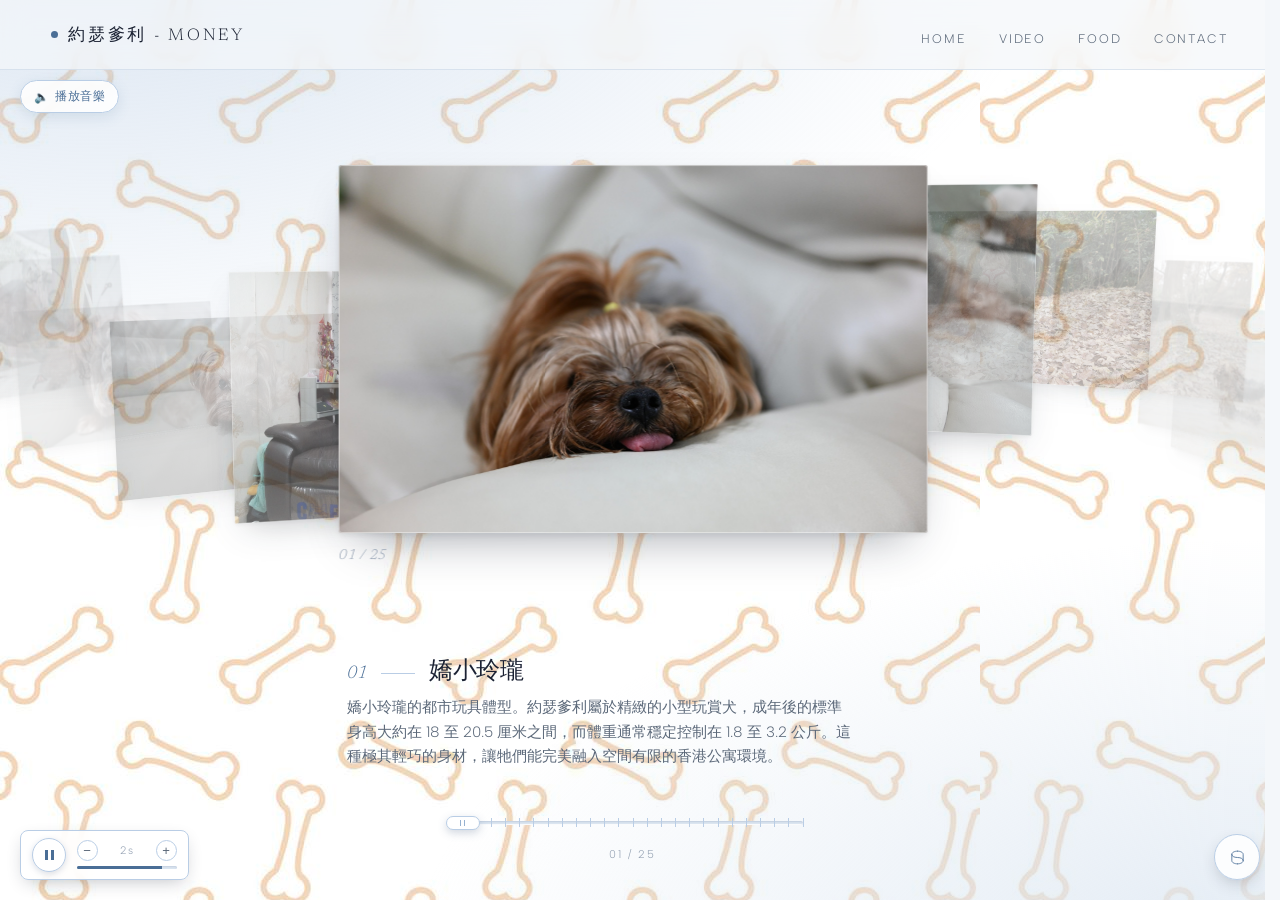
<file: index.html>
<!DOCTYPE html>

<html lang="en">

<head>
    <meta charset="UTF-8">
    <meta name="viewport" content="width=device-width, initial-scale=1">
    <title>HELIX DRIFT // Aerial archive of Hong Kong</title>
    <meta name="description"
        content="HELIX DRIFT, a nine year aerial and rooftop photographic archive of Hong Kong, wound on a single spool.">
    <link rel="preconnect" href="https://fonts.googleapis.com">
    <link rel="preconnect" href="https://fonts.gstatic.com" crossorigin>
    <link
        href="https://fonts.googleapis.com/css2?family=Albert+Sans:wght@200;300;400;500&family=Newsreader:ital,opsz,wght@0,6..72,200;0,6..72,300;0,6..72,400;1,6..72,300&display=swap"
        rel="stylesheet">
    <link rel="stylesheet" href="style.css">
    <style>
        /* 背景音樂控制（本頁自訂，不影響版型） */
        .bgm-btn {
            position: fixed;
            top: calc(var(--bar, 64px) + 10px);
            left: 20px;
            z-index: 65;
            display: inline-flex;
            align-items: center;
            gap: 6px;
            padding: 7px 13px;
            border-radius: 999px;
            cursor: pointer;
            font-family: 'Albert Sans', system-ui, -apple-system, sans-serif;
            font-size: 12px;
            font-weight: 500;
            letter-spacing: .04em;
            color: #4A6E96;
            background: rgba(255, 255, 255, .86);
            border: 1px solid var(--pastel, #CFE0F2);
            backdrop-filter: blur(10px) saturate(120%);
            -webkit-backdrop-filter: blur(10px) saturate(120%);
            box-shadow: 0 4px 14px rgba(74, 110, 150, .14);
            transition: transform .18s ease, background .18s ease;
        }

        .bgm-btn:hover {
            background: #fff;
            transform: translateY(-1px)
        }

        .bgm-btn[aria-pressed="true"] {
            background: #fff;
            color: #2F5580
        }

        @media (max-width:700px) {
            .bgm-btn {
                left: 14px;
                font-size: 11.5px;
                padding: 6px 11px
            }
        }
    </style>
</head>

<body class="mac-bg"
    style="margin: 0; background-image: url('images/bone.jpg'); background-repeat: repeat; background-attachment: fixed;">
    <header class="bar">
        <a class="brand" href="index.html"><i></i>約瑟爹利 - Money</a>
        <nav class="nav">
            <a href="index.html">Home
                <svg class="wv" viewBox="0 0 10 6" aria-hidden="true">
                    <path d="M1 1 L5 5 L9 1" />
                </svg>
            </a>
            <a href="video.html">Video
                <svg class="wv" viewBox="0 0 10 6" aria-hidden="true">
                    <path d="M1 1 L5 5 L9 1" />
                </svg>
            </a>
            <a href="food.html">Food
                <svg class="wv" viewBox="0 0 10 6" aria-hidden="true">
                    <path d="M1 1 L5 5 L9 1" />
                </svg>
            </a>
            <a href="contact.html">Contact
                <svg class="wv" viewBox="0 0 10 6" aria-hidden="true">
                    <path d="M1 1 L5 5 L9 1" />
                </svg>
            </a>

        </nav>





        <button class="burger" id="burger" aria-label="Open menu" aria-expanded="false" aria-controls="drawer">
            <span></span><span></span><span></span>
        </button>
    </header>
    <nav class="drawer" id="drawer">
        <a href="index.html">Home
            <svg class="wv" viewBox="0 0 10 6" aria-hidden="true">
                <path d="M1 1 L5 5 L9 1" />
            </svg>
        </a>
        <a href="video.html">Video
            <svg class="wv" viewBox="0 0 10 6" aria-hidden="true">
                <path d="M1 1 L5 5 L9 1" />
            </svg>
        </a>
        <a href="food.html">Food
            <svg class="wv" viewBox="0 0 10 6" aria-hidden="true">
                <path d="M1 1 L5 5 L9 1" />
            </svg>
        </a>
        <a href="contact.html">Contact
            <svg class="wv" viewBox="0 0 10 6" aria-hidden="true">
                <path d="M1 1 L5 5 L9 1" />
            </svg>
        </a>




    </nav>


    <main class="wrap" id="top">
        <div class="stage-shell">
            <div class="stage" id="stage" role="group"
                aria-label="Archive spool, drag sideways to wind through the plates">

                <div class="plate" role="button" tabindex="0" data-img="images/money01.jpg" data-alt="" data-month=""
                    data-stock="">
                    <span class="plate-media"></span>
                    <span class="plate-no">01 / 25</span>
                    <div class="plate-info">
                        <h2>嬌小玲瓏</h2>
                        <p>嬌小玲瓏的都市玩具體型。約瑟爹利屬於精緻的小型玩賞犬，成年後的標準身高大約在 18 至 20.5 厘米之間，而體重通常穩定控制在 1.8 至 3.2
                            公斤。這種極其輕巧的身材，讓牠們能完美融入空間有限的香港公寓環境。</p>
                    </div>
                </div>
                <div class="plate" role="button" tabindex="0" data-img="images/money02.jpg" data-alt="" data-month=""
                    data-stock="">
                    <span class="plate-media"></span>
                    <span class="plate-no">02 / 25</span>
                    <div class="plate-info">
                        <h2>挺拔自信</h2>
                        <p>挺拔自信的優雅站姿。雖然體型在犬界中屈指可數，但牠們站立時背線筆直，頭部高高抬起，展現出一種與生俱來的自信與高貴。牠們走起路來昂首闊步、步伐輕快，完全沒有小狗的畏縮感。</p>
                    </div>
                </div>
                <div class="plate" role="button" tabindex="0" data-img="images/money03.jpg" data-alt="" data-month=""
                    data-stock="">
                    <span class="plate-media"></span>
                    <span class="plate-no">03 / 25</span>
                    <div class="plate-info">
                        <h2>約克郡起源</h2>
                        <p>英國約克郡的工業重鎮烙印。這款迷人犬種的出產地可以追溯到 19
                            世紀工業革命時期的英國東北部約克郡（Yorkshire）。當時的約克郡是工商業重鎮，聚集了大量的煤礦場與紡織廠，也是孕育牠們的搖籃。</p>
                    </div>
                </div>
                <div class="plate" role="button" tabindex="0" data-img="images/money04.jpg" data-alt="" data-month=""
                    data-stock="">
                    <span class="plate-media"></span>
                    <span class="plate-no">04 / 25</span>
                    <div class="plate-info">
                        <h2>梗犬血統</h2>
                        <p>多種古老梗犬的血統結晶。在起源上，牠們是蘇格蘭移民工人帶來的多種古老梗犬雜交後的結晶。其祖先包括已滅絕的克萊茲代爾梗、佩斯利梗，以及現存的斯凱梗、曼徹斯特梗與馬爾他犬，最終在 1886
                            年獲得<strong>英國犬業俱樂部（The Kennel Club）</strong>的正式承認。</p>
                    </div>
                </div>
                <div class="plate" role="button" tabindex="0" data-img="images/money05.jpg" data-alt="" data-month=""
                    data-stock="">
                    <span class="plate-media"></span>
                    <span class="plate-no">05 / 25</span>
                    <div class="plate-info">
                        <h2>捕鼠能手</h2>
                        <p>名副其實的礦坑捕鼠能手。雖然如今外表嬌滴滴，但牠們在歷史上是名副其實的工作獵犬。在最初的工廠與礦坑環境中，牠們憑藉著敏捷的身手，深入狹窄的縫隙與洞穴中，專門負責捕捉老鼠及害蟲。</p>
                    </div>
                </div>
                <div class="plate" role="button" tabindex="0" data-img="images/money06.jpg" data-alt="" data-month=""
                    data-stock="">
                    <span class="plate-media"></span>
                    <span class="plate-no">06 / 25</span>
                    <div class="plate-info">
                        <h2>貴族轉身</h2>
                        <p>從勞工階級到維多利亞貴族的華麗轉身。隨著時間推移，約瑟爹利的獨特魅力吸引了英國上流社會的目光。在維多利亞女王時代，牠們標誌性的長毛經過精細打理後顯得高貴無比，迅速成為貴婦們爭相攜帶的時髦愛寵，完成了階級大躍升。
                        </p>
                    </div>
                </div>
                <div class="plate" role="button" tabindex="0" data-img="images/money07.jpg" data-alt="" data-month=""
                    data-stock="">
                    <span class="plate-media"></span>
                    <span class="plate-no">07 / 25</span>
                    <div class="plate-info">
                        <h2>絲綢長毛</h2>
                        <p>如絲綢般傾瀉的寶石長毛。約瑟爹利最引人注目的外貌特徵，莫過於那身筆直、柔滑、富有光澤的單層長毛。牠們的毛髮像絲綢一樣由背脊中線向兩邊均勻垂落，因而獲得<strong>「會移動的寶石」</strong>之美譽。
                        </p>
                    </div>
                </div>
                <div class="plate" role="button" tabindex="0" data-img="images/money08.jpg" data-alt="" data-month=""
                    data-stock="">
                    <span class="plate-media"></span>
                    <span class="plate-no">08 / 25</span>
                    <div class="plate-info">
                        <h2>奇妙毛色</h2>
                        <p>隨年齡轉變的奇妙毛色。牠們的毛色充滿變幻的魅力，幼犬時期通常呈現黑金色；而隨著年齡增長，成年後的背部會蛻變成亮麗的鋼藍色（Steel Blue），頭部和四肢則呈現富麗的黃褐色。</p>
                    </div>
                </div>
                <div class="plate" role="button" tabindex="0" data-img="images/money09.jpg" data-alt="" data-month=""
                    data-stock="">
                    <span class="plate-media"></span>
                    <span class="plate-no">09 / 25</span>
                    <div class="plate-info">
                        <h2>精緻面孔</h2>
                        <p>精緻機警的面部線條。牠們擁有一個稍微扁平的頭骨，配上一雙中等大小、炯炯有神的深色眼睛。眼神中總是透露出聰明與機警，配合黑黑的小鼻子，面部輪廓顯得格外精緻可愛。</p>
                    </div>
                </div>
                <div class="plate" role="button" tabindex="0" data-img="images/money10.jpg" data-alt="" data-month=""
                    data-stock="">
                    <span class="plate-media"></span>
                    <span class="plate-no">10 / 25</span>
                    <div class="plate-info">
                        <h2>直立 V 耳</h2>
                        <p>靈動敏捷的直立 V 耳。那對小巧的 V 字形耳朵高高聳立在頭頂，稍微一有動靜就會靈活地朝聲音方向轉動。這雙耳朵不僅是牠們標誌性的外貌特徵，更是牠們對周遭環境保持高度警覺的雷達。</p>
                    </div>
                </div>
                <div class="plate" role="button" tabindex="0" data-img="images/money11.jpg" data-alt="" data-month=""
                    data-stock="">
                    <span class="plate-media"></span>
                    <span class="plate-no">11 / 25</span>
                    <div class="plate-info">
                        <h2>大狗靈魂</h2>
                        <p>小身體裡裝著大狗靈魂。約瑟爹利完美體現了「小身體，大靈魂」的特徵。牠們骨子裡完美繼承了梗犬（Terrier）的勇敢、自信與執拗，面對體型比自己大幾倍的大狗也毫不退縮，常有一種傲然的大將之風。
                        </p>
                    </div>
                </div>
                <div class="plate" role="button" tabindex="0" data-img="images/money12.jpg" data-alt="" data-month=""
                    data-stock="">
                    <span class="plate-media"></span>
                    <span class="plate-no">12 / 25</span>
                    <div class="plate-info">
                        <h2>黏人棉襖</h2>
                        <p>極度忠誠與黏人的貼心棉襖。對待家庭，牠們是一隻極度黏人且深情的伴侶犬。在家裡牠們就像一塊小磁鐵，主人走到哪裡牠們就跟到哪裡，非常享受融入家人的日常生活中，並渴望被主人寵愛。</p>
                    </div>
                </div>
                <div class="plate" role="button" tabindex="0" data-img="images/money13.jpg" data-alt="" data-month=""
                    data-stock="">
                    <span class="plate-media"></span>
                    <span class="plate-no">13 / 25</span>
                    <div class="plate-info">
                        <h2>警覺看門</h2>
                        <p>天生的警覺性與看門本領。由於聽覺敏銳且對環境變化非常敏銳，只要門外有任何風吹草動，牠們都會立刻察覺並發出吠叫聲提醒主人。不過，這種愛吠叫的傾向需要飼主從幼犬時期做好充足的減敏與社會化訓練。
                        </p>
                    </div>
                </div>
                <div class="plate" role="button" tabindex="0" data-img="images/money14.jpg" data-alt="" data-month=""
                    data-stock="">
                    <span class="plate-media"></span>
                    <span class="plate-no">14 / 25</span>
                    <div class="plate-info">
                        <h2>低脫毛量</h2>
                        <p>對鼻敏感友善的低脫毛量。對許多怕家裡狗毛滿天飛的飼主來說，約瑟爹利是極佳的選擇。牠們的毛髮結構類似人類的頭髮，屬於單層毛且極少自然脫落。但由於毛髮會不斷變長，飼主需要每天細心梳理以防毛髮打結。
                        </p>
                    </div>
                </div>
                <div class="plate" role="button" tabindex="0" data-img="images/money15.jpg" data-alt="" data-month=""
                    data-stock="">
                    <span class="plate-media"></span>
                    <span class="plate-no">15 / 25</span>
                    <div class="plate-info">
                        <h2>愛玩愛動</h2>
                        <p>鍾情於捕獵遊戲與熱愛互動。雖然現在已變成純粹的寵物犬，但牠們體內依然流淌著獵犬的精力。牠們非常喜歡玩丟球、玩拉扯玩具，甚至在地毯上瘋狂挖掘的捕獵替代遊戲，每天都渴望與主人進行豐富的互動。
                        </p>
                    </div>
                </div>
                <div class="plate" role="button" tabindex="0" data-img="images/money16.jpg" data-alt="" data-month=""
                    data-stock="">
                    <span class="plate-media"></span>
                    <span class="plate-no">16 / 25</span>
                    <div class="plate-info">
                        <h2>健康關懷</h2>
                        <p>小型犬常見的健康關懷。在日常照顧上，除了毛髮美容，飼主在日常生活中需要多加留意牠們脆弱的骨骼與器官。特別是髕骨異位、氣管塌陷以及牙周病等小型玩具犬常見的健康問題，需要定期尋求獸醫檢查。
                        </p>
                    </div>
                </div>
                <div class="plate" role="button" tabindex="0" data-img="images/money17.jpg" data-alt="" data-month=""
                    data-stock="">
                    <span class="plate-media"></span>
                    <span class="plate-no">17 / 25</span>
                    <div class="plate-info">
                        <h2>規律作息</h2>
                        <p>規律而精準的作息習慣。牠們是非常喜歡「按表操課」的小狗：吃飯、散步、睡覺的時間一旦固定下來，生理時鐘就會準得驚人，時間到了會主動坐在碗邊或門口提醒主人。牠們也偏好溫暖、怕冷又怕悶熱，最愛在午後陽光下曬太陽，或窩在柔軟溫暖的角落休息。
                        </p>
                    </div>
                </div>
                <div class="plate" role="button" tabindex="0" data-img="images/money18.jpg" data-alt="" data-month=""
                    data-stock="">
                    <span class="plate-media"></span>
                    <span class="plate-no">18 / 25</span>
                    <div class="plate-info">
                        <h2>飲食偏好</h2>
                        <p>挑剔而精緻的飲食偏好。牠們食量小、胃容量有限，所以更適合「少量多餐」；對食物的香氣與顆粒大小非常講究，換糧太快或口感不合就會直接罷吃，是出了名的挑食小狗。飼主宜選擇小顆粒、高品質蛋白的配方，並務必避開巧克力、洋蔥、蒜、葡萄與木糖醇等對狗有害的食物。
                        </p>
                    </div>
                </div>
                <div class="plate" role="button" tabindex="0" data-img="images/money19.jpg" data-alt="" data-month=""
                    data-stock="">
                    <span class="plate-media"></span>
                    <span class="plate-no">19 / 25</span>
                    <div class="plate-info">
                        <h2>散步探索</h2>
                        <p>鼻子貼地的散步探索家。梗犬本性讓牠們散步時總是把鼻子貼近地面，走走停停地蒐集氣味情報，一條新路線就能讓牠興奮半天。每天兩次、每次約 15 至 30 分鐘的短程散步最合適；由於體型嬌小，外出時要特別留意與大狗的互動，並全程使用牽繩。
                        </p>
                    </div>
                </div>
                <div class="plate" role="button" tabindex="0" data-img="images/money20.jpg" data-alt="" data-month=""
                    data-stock="">
                    <span class="plate-media"></span>
                    <span class="plate-no">20 / 25</span>
                    <div class="plate-info">
                        <h2>睡眠習慣</h2>
                        <p>最愛鑽被窩的睡眠習慣。成年約瑟爹利一天可以睡上 12 至 16 小時，而且特別偏愛高處、靠牆的角落，或是主人衣物堆、沙發縫這類有安全感的窄小空間。晚上最理想的是讓牠睡在主人床邊的專屬小窩，既能貼著人安心，也維持獨立的休息領域。
                        </p>
                    </div>
                </div>
                <div class="plate" role="button" tabindex="0" data-img="images/money21.jpg" data-alt="" data-month=""
                    data-stock="">
                    <span class="plate-media"></span>
                    <span class="plate-no">21 / 25</span>
                    <div class="plate-info">
                        <h2>撒嬌討摸</h2>
                        <p>熱愛撒嬌與肢體接觸。牠們是名副其實的「腿上犬」，最享受被抱在懷裡、被撫摸肚皮與耳後。當想討關注時，牠們會用舔手、用鼻子頂手、翻肚，甚至叼著玩具來找人，務求把主人的注意力全部收過來。每天固定的撫摸與互動時間，對牠們的情緒穩定非常重要。
                        </p>
                    </div>
                </div>
                <div class="plate" role="button" tabindex="0" data-img="images/money22.jpg" data-alt="" data-month=""
                    data-stock="">
                    <span class="plate-media"></span>
                    <span class="plate-no">22 / 25</span>
                    <div class="plate-info">
                        <h2>情緒表達</h2>
                        <p>豐富多變的情緒表達。約瑟爹利的情緒幾乎寫在臉上：興奮時會在家中繞圈狂奔、跳躍搖尾，同時發出輕快的叫聲；被冷落或不滿時則會低鳴、用前掌拍人。吠叫是牠們最主要的溝通方式，因此分辨「警報吠叫」與「撒嬌討價」並給予正確回應，是飼主的必修課。
                        </p>
                    </div>
                </div>
                <div class="plate" role="button" tabindex="0" data-img="images/money23.jpg" data-alt="" data-month=""
                    data-stock="">
                    <span class="plate-media"></span>
                    <span class="plate-no">23 / 25</span>
                    <div class="plate-info">
                        <h2>社交相處</h2>
                        <p>與人和其他寵物的相處之道。只要在幼犬期做好社會化，牠們可以與溫和的小朋友、貓咪或其他狗和平共處。不過因為體型細小，與幼童互動時務必由大人陪同，避免被抱起或放下時受傷。面對陌生的人與環境，牠們初期會保持警戒，需要時間慢慢建立信任。
                        </p>
                    </div>
                </div>
                <div class="plate" role="button" tabindex="0" data-img="images/money24.jpg" data-alt="" data-month=""
                    data-stock="">
                    <span class="plate-media"></span>
                    <span class="plate-no">24 / 25</span>
                    <div class="plate-info">
                        <h2>美容習慣</h2>
                        <p>需要持之以恆的美容習慣。絲綢般的長毛是牠們的驕傲，也是飼主每天的功課：每天花 5 至 10 分鐘梳毛防止打結，定期洗澡、修剪與護理，並養成每周清耳朵、刷牙與定期剪指甲的習慣。把美容與零食、稱讚連結起來，牠們就會從抗拒變成期待。
                        </p>
                    </div>
                </div>
                <div class="plate" role="button" tabindex="0" data-img="images/money25.jpg" data-alt="" data-month=""
                    data-stock="">
                    <span class="plate-media"></span>
                    <span class="plate-no">25 / 25</span>
                    <div class="plate-info">
                        <h2>陪伴需求</h2>
                        <p>極度依戀主人的陪伴需求。牠們喜歡參與主人的一切日常：看電視要坐大腿、煮飯要在腳邊、工作要趴在桌旁。這種高度的依戀也意味著長時間獨處容易引發分離焦慮，建議從短時間開始做漸進式訓練，並留下帶有主人口氣的衣物或益智玩具，讓獨處時光也能安心。
                        </p>
                    </div>
                </div>



            </div>
        </div>
        <section class="caption rv" id="caption" aria-live="polite">
            <div class="cap-head">
                <span class="cap-no" id="capNo">01</span>
                <span class="cap-rule"></span>
                <h1 class="cap-title" id="capTitle">嬌小玲瓏</h1>
            </div>
            <p class="cap-desc" id="capDesc"></p>
            <div class="cap-meta" id="capMeta"></div>
        </section>
        <div class="scrub-shell rv" id="scrubShell">
            <div class="scrub" id="scrub" role="slider" tabindex="0" aria-label="Spool position" aria-valuemin="1"
                aria-valuemax="25" aria-valuenow="1">
                <div class="scrub-track"></div>
                <div class="scrub-fill" id="scrubFill"></div>
                <div class="scrub-ticks" id="ticks"></div>
                <div class="thumb" id="thumb">
                    <i></i><i></i>
                </div>
            </div>
            <div class="scrub-label" id="scrubLabel">01 / 25</div>
        </div>
        <div></div>
    </main>
    <div class="transport" id="transport" role="group" aria-label="Auto advance">
        <button class="tp-btn playing" id="tpBtn" aria-pressed="true" aria-label="Pause auto advance">
            <svg class="ico-play" width="12" height="13" viewBox="0 0 12 13" aria-hidden="true">
                <path d="M1 1.2 11 6.5 1 11.8Z" fill="#4A6E96" />
            </svg>
            <svg class="ico-pause" width="11" height="12" viewBox="0 0 11 12" aria-hidden="true">
                <rect x="1" y="1" width="3" height="10" fill="#4A6E96" />
                <rect x="7" y="1" width="3" height="10" fill="#4A6E96" />
            </svg>
        </button>
        <span class="tp-stack">
            <span class="tp-dur">
                <button class="tp-step" id="tpMinus" aria-label="Shorter interval">&minus;</button>
                <span class="tp-val" id="tpVal" aria-live="polite">2s</span>
                <button class="tp-step" id="tpPlus" aria-label="Longer interval">+</button>
            </span>
            <span class="tp-line" aria-hidden="true"><i id="tpFill"></i></span>
        </span>
    </div>
    <button class="fab" id="fab" aria-label="Open coil control">
        <svg width="17" height="17" viewBox="0 0 24 24" fill="none" stroke="#4A6E96" stroke-width="1.2"
            stroke-linecap="round">
            <path d="M12 3c-4.5 0-8 2-8 4.5S7 12 12 12s8 2 8 4.5S16.5 21 12 21" />
            <path d="M4 7.5v9C4 19 7.5 21 12 21" />
            <path d="M20 16.5v-9C20 5 16.5 3 12 3" />
        </svg>
    </button>
    <section class="panel" id="panel" role="dialog" aria-label="Coil control" aria-modal="false">
        <h2>Coil</h2>
        <div class="slot">
            <label for="sRx"><span>Coil width</span><span id="vRx">600</span></label>
            <input type="range" id="sRx" min="360" max="780" step="10" value="600">
        </div>
        <div class="slot">
            <label for="sRy"><span>Coil rise</span><span id="vRy">54</span></label>
            <input type="range" id="sRy" min="0" max="96" step="2" value="54">
        </div>
        <div class="slot">
            <label for="sFall"><span>Depth falloff</span><span id="vFall">0.52</span></label>
            <input type="range" id="sFall" min="0.30" max="0.86" step="0.02" value="0.52">
        </div>
        <div class="panel-out">
            <span class="state" id="state">Working spool</span>
            <button class="close" id="close" aria-label="Close coil control">&times;</button>
        </div>
    </section>

    <!-- ============ 背景音樂：Lemon Tree.mp3 ============ -->
    <audio id="bgm" src="Lemon%20Tree.mp3" loop preload="auto"></audio>
    <button class="bgm-btn" id="bgmBtn" type="button" aria-pressed="false" aria-label="背景音樂開關">
        <span id="bgmIco" aria-hidden="true">🔈</span><span id="bgmTxt">播放音樂</span>
    </button>
    <script>
        /* 背景音樂：開頁先嘗試自動播放；若被瀏覽器政策擋下，就在第一次互動時「安靜地」開始播放
           —— 畫面上不會出現任何提示訊息。 */
        (function () {
            var bgm = document.getElementById('bgm');
            var btn = document.getElementById('bgmBtn');
            var ico = document.getElementById('bgmIco');
            var txt = document.getElementById('bgmTxt');
            if (!bgm || !btn) return;

            bgm.volume = 0.55;   /* 背景音樂音量，避免蓋過影片聲音 */

            function ui(playing) {
                btn.setAttribute('aria-pressed', playing ? 'true' : 'false');
                ico.textContent = playing ? '🔊' : '🔈';
                txt.textContent = playing ? '暫停音樂' : '播放音樂';
            }

            function arm() {
                var once = function () {
                    document.removeEventListener('pointerdown', once);
                    document.removeEventListener('touchstart', once);
                    document.removeEventListener('keydown', once);
                    window.removeEventListener('scroll', once);
                    if (bgm.paused) {
                        bgm.play().then(function () { ui(true); })['catch'](function () { });
                    }
                };
                document.addEventListener('pointerdown', once, { once: true });
                document.addEventListener('touchstart', once, { once: true });
                document.addEventListener('keydown', once, { once: true });
                window.addEventListener('scroll', once, { once: true, passive: true });
            }

            function play() {
                var p = bgm.play();
                if (p && p.then) {
                    p.then(function () { ui(true); })['catch'](function () {
                        ui(false);   /* 被擋下：保持靜音，等第一次互動再播，不顯示任何訊息 */
                        arm();
                    });
                } else {
                    ui(true);
                }
            }

            btn.addEventListener('click', function (e) {
                e.preventDefault();
                if (bgm.paused) {
                    bgm.play().then(function () { ui(true); })['catch'](function () { });
                } else {
                    bgm.pause();
                    ui(false);
                }
            });

            ui(false);
            play();
        })();
    </script>
    <script src="script.js"></script>
</body>

</html>
</file>
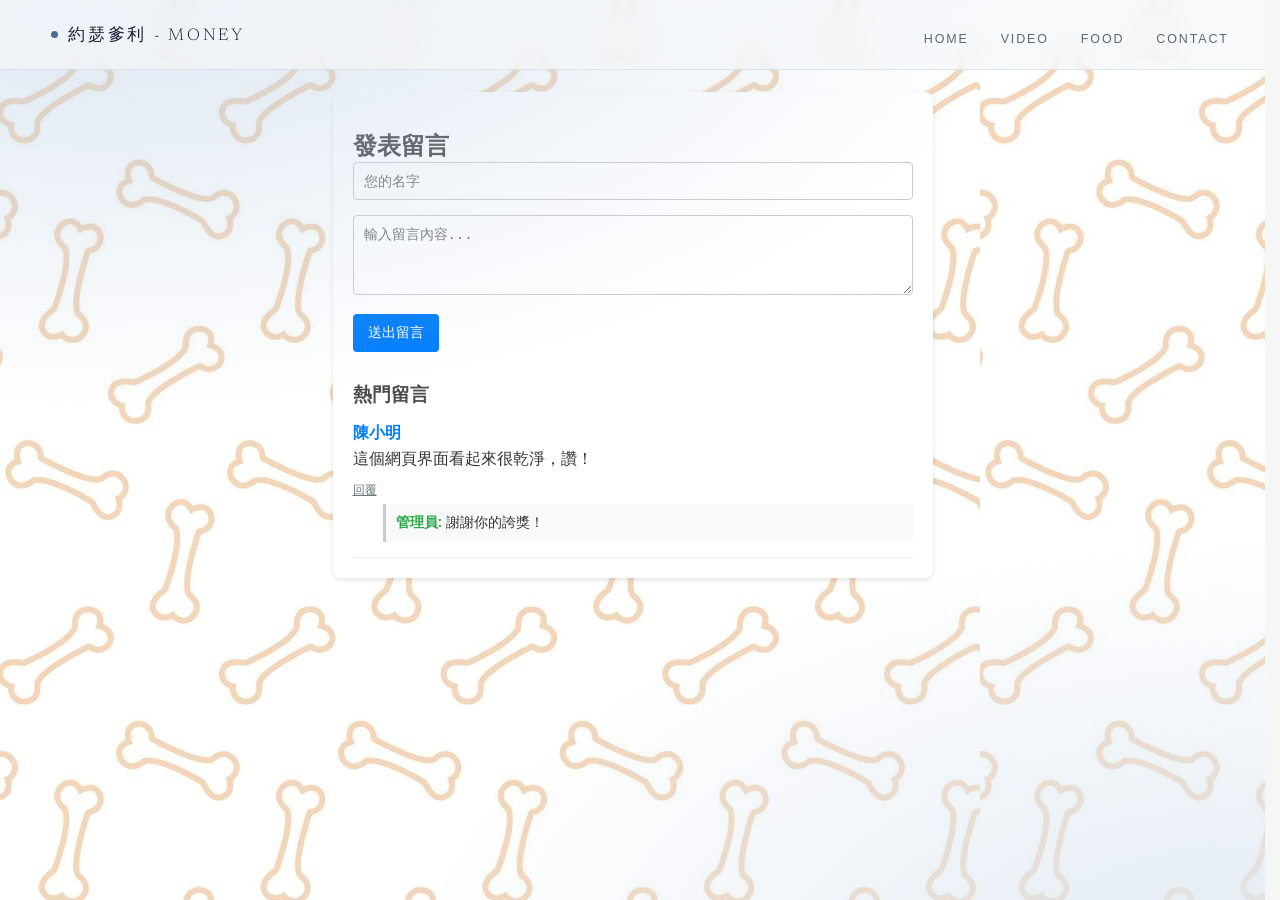
<file: contact.html>
<!DOCTYPE html>
<!--
  Helix Drift Template
  https://templatemo.com/tm-630-helix-drift
-->
<html lang="en">

<head>
    <meta charset="UTF-8">
    <meta name="viewport" content="width=device-width, initial-scale=1">
    <title>HELIX DRIFT // Aerial archive of Hong Kong</title>
    <meta name="description"
        content="HELIX DRIFT, a nine year aerial and rooftop photographic archive of Hong Kong, wound on a single spool.">
    <link rel="preconnect" href="https://fonts.googleapis.com">
    <link rel="preconnect" href="https://fonts.gstatic.com" crossorigin>
    <link
        href="https://fonts.googleapis.com/css2?family=Albert+Sans:wght@200;300;400;500&family=Newsreader:ital,opsz,wght@0,6..72,200;0,6..72,300;0,6..72,400;1,6..72,300&display=swap"
        rel="stylesheet">
    <link rel="stylesheet" href="style.css">

    <style>
        body {
            font-family: Arial, sans-serif;
            background-color: #f4f7f6;
            margin: 0;
            padding: 20px;
            color: #333;
        }

        .container {
            max-width: 600px;
            margin: 0 auto;
            background: #fff;
            padding: 20px;
            border-radius: 8px;
            box-shadow: 0 2px 5px rgba(0, 0, 0, 0.1);
        }

        h2,
        h3 {
            color: #4a4a4a;
        }

        /* 表單樣式 */
        .form-group {
            margin-bottom: 15px;
        }

        .form-group input,
        .form-group textarea {
            width: 100%;
            padding: 10px;
            box-sizing: border-box;
            border: 1px solid #ccc;
            border-radius: 4px;
            font-size: 14px;
        }

        .form-group textarea {
            resize: vertical;
            height: 80px;
        }

        button {
            background-color: #007bff;
            color: white;
            border: none;
            padding: 10px 15px;
            border-radius: 4px;
            cursor: pointer;
            font-size: 14px;
        }

        button:hover {
            background-color: #0056b3;
        }

        /* 留言列表樣式 */
        .comment-list {
            margin-top: 30px;
        }

        .comment-item {
            border-bottom: 1px solid #eee;
            padding: 15px 0;
        }

        .comment-header {
            font-weight: bold;
            color: #007bff;
            margin-bottom: 5px;
        }

        .comment-content {
            margin-bottom: 10px;
            white-space: pre-wrap;
        }

        /* 回覆區塊樣式 */
        .reply-box {
            margin-left: 30px;
            background: #f9f9f9;
            padding: 10px;
            border-left: 3px solid #ccc;
            margin-top: 5px;
            font-size: 14px;
        }

        .reply-header {
            font-weight: bold;
            color: #28a745;
        }

        /* 回覆表單（預設隱藏） */
        .reply-form {
            display: none;
            margin-left: 30px;
            margin-top: 10px;
        }

        .btn-reply-toggle {
            background: none;
            color: #6c757d;
            padding: 0;
            font-size: 12px;
            text-decoration: underline;
        }

        .btn-reply-toggle:hover {
            background: none;
            color: #333;
        }
    </style>

</head>

   <body class="mac-bg"
    style="margin: 0; background-image: url('images/bone.jpg'); background-repeat: repeat; background-attachment: fixed;">
    <header class="bar">
        <a class="brand" href="index.html"><i></i>約瑟爹利 - Money</a>
        <nav class="nav">
            <a href="index.html">Home
                <svg class="wv" viewBox="0 0 10 6" aria-hidden="true">
                    <path d="M1 1 L5 5 L9 1" />
                </svg>
            </a>
            <a href="video.html">Video
                <svg class="wv" viewBox="0 0 10 6" aria-hidden="true">
                    <path d="M1 1 L5 5 L9 1" />
                </svg>
            </a>
            <a href="food.html">Food
                <svg class="wv" viewBox="0 0 10 6" aria-hidden="true">
                    <path d="M1 1 L5 5 L9 1" />
                </svg>
            </a>
            <a href="contact.html">Contact
                <svg class="wv" viewBox="0 0 10 6" aria-hidden="true">
                    <path d="M1 1 L5 5 L9 1" />
                </svg>
            </a>

        </nav>





        <button class="burger" id="burger" aria-label="Open menu" aria-expanded="false" aria-controls="drawer">
            <span></span><span></span><span></span>
        </button>
    </header>
    <nav class="drawer" id="drawer">
        <a href="index.html">Home
            <svg class="wv" viewBox="0 0 10 6" aria-hidden="true">
                <path d="M1 1 L5 5 L9 1" />
            </svg>
        </a>
        <a href="video.html">Video
            <svg class="wv" viewBox="0 0 10 6" aria-hidden="true">
                <path d="M1 1 L5 5 L9 1" />
            </svg>
        </a>
        <a href="food.html">Food
            <svg class="wv" viewBox="0 0 10 6" aria-hidden="true">
                <path d="M1 1 L5 5 L9 1" />
            </svg>
        </a>
        <a href="contact.html">Contact
            <svg class="wv" viewBox="0 0 10 6" aria-hidden="true">
                <path d="M1 1 L5 5 L9 1" />
            </svg>
        </a>




    </nav>
    <main>
        <br><br><br><br>

        <div class="container">
            <br>
            <h2>發表留言</h2>
            <!-- 新增留言表單 -->
            <div class="form-group">
                <input type="text" id="main-name" placeholder="您的名字">
            </div>
            <div class="form-group">
                <textarea id="main-content" placeholder="輸入留言內容..."></textarea>
            </div>
            <button onclick="addComment()">送出留言</button>

            <!-- 留言顯示區域 -->
            <div class="comment-list" id="comment-container">
                <h3>熱門留言</h3>
                <!-- 預設一則範例留言 -->
                <div class="comment-item" id="comment-1">
                    <div class="comment-header">陳小明</div>
                    <div class="comment-content">這個網頁界面看起來很乾淨，讚！</div>
                    <button class="btn-reply-toggle" onclick="toggleReplyForm(1)">回覆</button>

                    <!-- 回覆列表容器 -->
                    <div class="replies-container">
                        <div class="reply-box">
                            <span class="reply-header">管理員:</span> 謝謝你的誇獎！
                        </div>
                    </div>

                    <!-- 隱藏的回覆輸入框 -->
                    <div class="reply-form" id="reply-form-1">
                        <div class="form-group">
                            <input type="text" placeholder="您的名字" class="reply-name">
                        </div>
                        <div class="form-group">
                            <textarea placeholder="輸入回覆內容..." class="reply-content"></textarea>
                        </div>
                        <button onclick="submitReply(1)">送出回覆</button>
                    </div>
                </div>
            </div>
        </div>




    </main>


    <script>
        // 用於紀錄新留言的 ID 計數器
        let commentIdCounter = 2;

        // 功能 1: 新增主要留言
        function addComment() {
            const nameInput = document.getElementById('main-name');
            const contentInput = document.getElementById('main-content');

            if (!nameInput.value.trim() || !contentInput.value.trim()) {
                alert('請填寫名字與留言內容！');
                return;
            }

            const currentId = commentIdCounter++;
            const commentContainer = document.getElementById('comment-container');

            // 建立新留言的 HTML 結構
            const commentItem = document.createElement('div');
            commentItem.className = 'comment-item';
            commentItem.id = `comment-${currentId}`;
            commentItem.innerHTML = `
            <div class="comment-header">${escapeHtml(nameInput.value)}</div>
            <div class="comment-content">${escapeHtml(contentInput.value)}</div>
            <button class="btn-reply-toggle" onclick="toggleReplyForm(${currentId})">回覆</button>
            <div class="replies-container"></div>
            <div class="reply-form" id="reply-form-${currentId}">
                <div class="form-group">
                    <input type="text" placeholder="您的名字" class="reply-name">
                </div>
                <div class="form-group">
                    <textarea placeholder="輸入回覆內容..." class="reply-content"></textarea>
                </div>
                <button onclick="submitReply(${currentId})">送出回覆</button>
            </div>
        `;

            commentContainer.appendChild(commentItem);

            // 清空輸入框
            nameInput.value = '';
            contentInput.value = '';
        }

        // 功能 2: 切換顯示/隱藏回覆輸入框
        function toggleReplyForm(id) {
            const form = document.getElementById(`reply-form-${id}`);
            if (form.style.display === 'block') {
                form.style.display = 'none';
            } else {
                form.style.display = 'block';
            }
        }

        // 功能 3: 送出回覆
        function submitReply(id) {
            const commentItem = document.getElementById(`comment-${id}`);
            const nameInput = commentItem.querySelector('.reply-name');
            const contentInput = commentItem.querySelector('.reply-content');

            if (!nameInput.value.trim() || !contentInput.value.trim()) {
                alert('請填寫名字與回覆內容！');
                return;
            }

            const repliesContainer = commentItem.querySelector('.replies-container');

            // 建立新回覆的 HTML 結構
            const replyBox = document.createElement('div');
            replyBox.className = 'reply-box';
            replyBox.innerHTML = `
            <span class="reply-header">${escapeHtml(nameInput.value)}:</span> ${escapeHtml(contentInput.value)}
        `;

            repliesContainer.appendChild(replyBox);

            // 清空並隱藏回覆框
            nameInput.value = '';
            contentInput.value = '';
            document.getElementById(`reply-form-${id}`).style.display = 'none';
        }

        // XSS 防禦：防止使用者輸入惡意 HTML 標籤
        function escapeHtml(text) {
            return text
                .replace(/&/g, "&amp;")
                .replace(/</g, "&lt;")
                .replace(/>/g, "&gt;")
                .replace(/"/g, "&quot;")
                .replace(/'/g, "&#039;");
        }
		
		
		document.addEventListener('DOMContentLoaded', () => {
    const burgerBtn = document.querySelector('.burger');
    const drawer = document.querySelector('.drawer');
    const body = document.body;

    if (burgerBtn && drawer) {
        burgerBtn.addEventListener('click', () => {
            // 切換按鈕的展開狀態 (true / false) 觸發 X 動畫
            const isExpanded = burgerBtn.getAttribute('aria-expanded') === 'true';
            burgerBtn.setAttribute('aria-expanded', !isExpanded);

            // 切換手機版選單的顯示狀態
            drawer.classList.toggle('open');

            // 切換 body 鎖定滾動狀態
            body.classList.toggle('lock');
        });
    }
});

    </script>



</body>

</html>
</file>
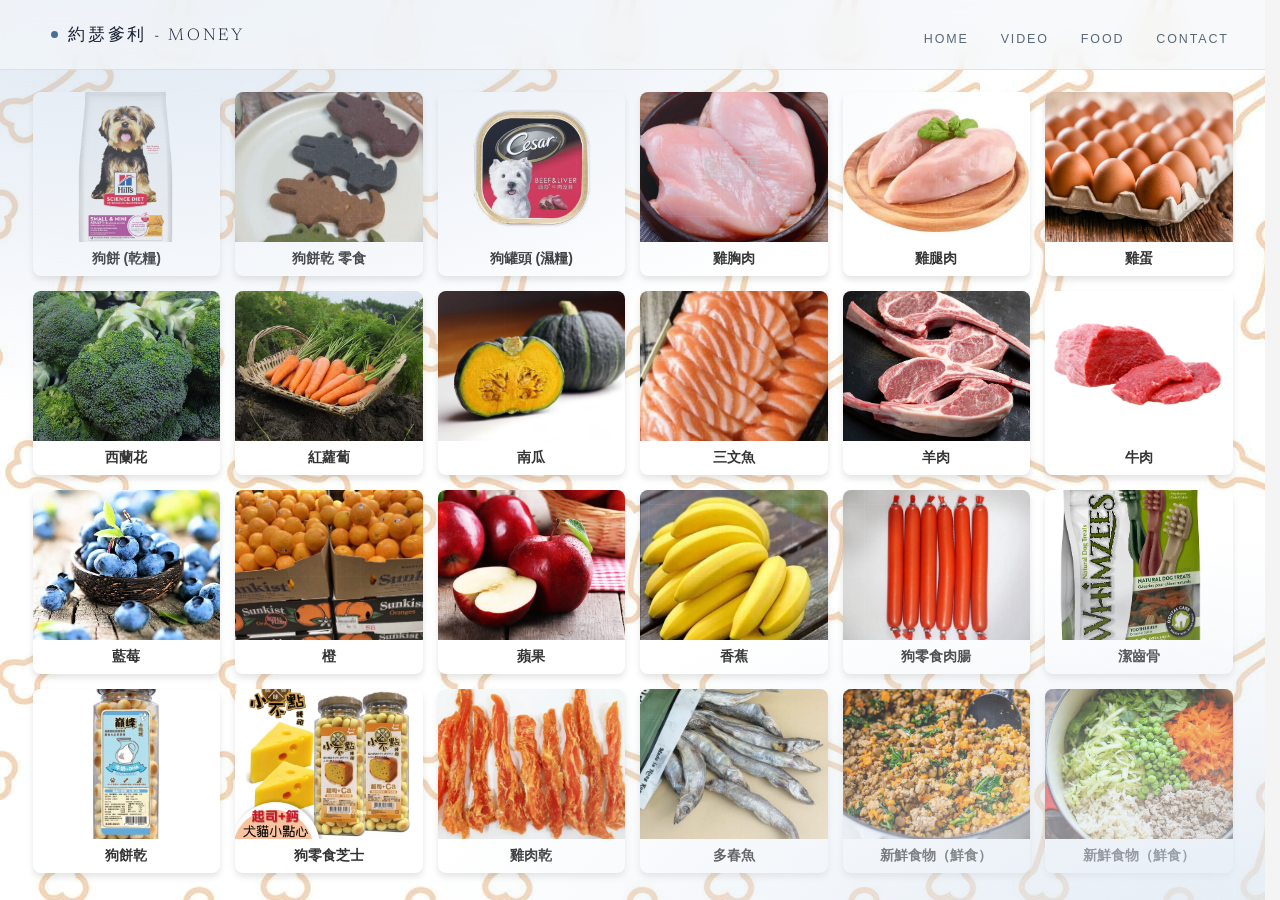
<file: food.html>
<!DOCTYPE html>

<html lang="en">
    <head>
        <meta charset="UTF-8">
        <meta name="viewport" content="width=device-width, initial-scale=1">
        <title>HELIX DRIFT // Aerial archive of Hong Kong</title>
        <meta name="description"
              content="HELIX DRIFT, a nine year aerial and rooftop photographic archive of Hong Kong, wound on a single spool.">
        <link rel="preconnect" href="https://fonts.googleapis.com">
        <link rel="preconnect" href="https://fonts.gstatic.com" crossorigin>
        <link href="https://fonts.googleapis.com/css2?family=Albert+Sans:wght@200;300;400;500&family=Newsreader:ital,opsz,wght@0,6..72,200;0,6..72,300;0,6..72,400;1,6..72,300&display=swap"
              rel="stylesheet">
        <link rel="stylesheet" href="style.css">

    <style>
        body { font-family: Arial, sans-serif; background-color: #f4f4f4; margin: 0; padding: 20px; display: flex; justify-content: center; }
        
        /* 網格佈局：大螢幕 6 欄 */
        .gallery-container {
            display: grid;
            grid-template-columns: repeat(6, 1fr); 
            gap: 15px;
            max-width: 1200px;
            width: 100%;
        }

        .gallery-item {
            background: #fff;
            border-radius: 8px;
            overflow: hidden;
            box-shadow: 0 4px 6px rgba(0,0,0,0.1);
            cursor: pointer;
            transition: transform 0.2s;
        }
        .gallery-item:hover { transform: scale(1.03); }
        .gallery-item img { width: 100%; height: 150px; object-fit: cover; display: block; }
        .gallery-item .title { padding: 8px; text-align: center; font-size: 14px; color: #333; font-weight: bold; }

        /* 彈出放大視窗 */
        .modal {
            display: none; 
            position: fixed; top: 0; left: 0; width: 100%; height: 100%;
            background-color: rgba(0, 0, 0, 0.85); z-index: 1000;
            justify-content: center; align-items: center; flex-direction: column;
        }
        .modal-content { max-width: 80%; max-height: 75vh; border-radius: 4px; }
        .modal-caption { margin-top: 15px; color: #fff; font-size: 18px; text-align: center; background: rgba(0,0,0,0.6); padding: 10px 20px; border-radius: 20px; }
        .close-btn { position: absolute; top: 20px; right: 30px; color: #fff; font-size: 40px; font-weight: bold; cursor: pointer; }

        /* 響應式：手機變 2 欄 */
        @media (max-width: 900px) { .gallery-container { grid-template-columns: repeat(3, 1fr); } }
        @media (max-width: 600px) { .gallery-container { grid-template-columns: repeat(2, 1fr); } }
    </style>


    </head>
   <body class="mac-bg"
    style="margin: 0; background-image: url('images/bone.jpg'); background-repeat: repeat; background-attachment: fixed;">
    <header class="bar">
        <a class="brand" href="index.html"><i></i>約瑟爹利 - Money</a>
        <nav class="nav">
            <a href="index.html">Home
                <svg class="wv" viewBox="0 0 10 6" aria-hidden="true">
                    <path d="M1 1 L5 5 L9 1" />
                </svg>
            </a>
            <a href="video.html">Video
                <svg class="wv" viewBox="0 0 10 6" aria-hidden="true">
                    <path d="M1 1 L5 5 L9 1" />
                </svg>
            </a>
            <a href="food.html">Food
                <svg class="wv" viewBox="0 0 10 6" aria-hidden="true">
                    <path d="M1 1 L5 5 L9 1" />
                </svg>
            </a>
            <a href="contact.html">Contact
                <svg class="wv" viewBox="0 0 10 6" aria-hidden="true">
                    <path d="M1 1 L5 5 L9 1" />
                </svg>
            </a>

        </nav>





        <button class="burger" id="burger" aria-label="Open menu" aria-expanded="false" aria-controls="drawer">
            <span></span><span></span><span></span>
        </button>
    </header>
    <nav class="drawer" id="drawer">
        <a href="index.html">Home
            <svg class="wv" viewBox="0 0 10 6" aria-hidden="true">
                <path d="M1 1 L5 5 L9 1" />
            </svg>
        </a>
        <a href="video.html">Video
            <svg class="wv" viewBox="0 0 10 6" aria-hidden="true">
                <path d="M1 1 L5 5 L9 1" />
            </svg>
        </a>
        <a href="food.html">Food
            <svg class="wv" viewBox="0 0 10 6" aria-hidden="true">
                <path d="M1 1 L5 5 L9 1" />
            </svg>
        </a>
        <a href="contact.html">Contact
            <svg class="wv" viewBox="0 0 10 6" aria-hidden="true">
                <path d="M1 1 L5 5 L9 1" />
            </svg>
        </a>




    </nav>

        <main>

            <br><br><br><br>
 <!-- 這裡手動列出 24 張圖，請注意每張圖的副檔名 .jpg 或 .Jpg -->
    <div class="gallery-container">
        <!-- 第 1 排 -->
        <div class="gallery-item" onclick="openModal('food/food01.jpg', '提供均衡的全面營養。通常含有固定比例的蛋白質、脂肪、碳水化合物、維他命及礦物質，是維持狗狗日常能量與健康的基本主食。')">
            <img src="food/food01.jpg"><div class="title">狗餅 (乾糧)</div>
        </div>
        <div class="gallery-item" onclick="openModal('food/food02.jpg', '訓練與行為獎勵：零食是正向增強訓練（Positive Reinforcement）最強大的工具。當狗狗做出正確指令時給予餅乾，能有效提高牠們的學習動機與記憶力。')">
            <img src="food/food02.jpg"><div class="title">狗餅乾 零食</div>
        </div>
        <div class="gallery-item" onclick="openModal('food/food03.jpg', '含水量極高（通常達 70-80%）。能有效為不愛喝水的狗狗補充水分，且肉香濃郁、適口性高，富含優質蛋白質。')">
            <img src="food/food03.jpg"><div class="title">狗罐頭 (濕糧)</div>
        </div>
        <div class="gallery-item" onclick="openModal('food/food04.jpg', '高蛋白質、低脂肪。含有豐富的必需氨基酸，能幫助狗狗肌肉生長與修復，非常適合需要控制體重的狗狗。')">
            <img src="food/food04.jpg"><div class="title">雞胸肉</div>
        </div>
        <div class="gallery-item" onclick="openModal('food/food05.jpg', '相較於雞胸肉，其脂肪與鐵質含量較高。口感較滑嫩，適口性極佳，適合需要補充能量或較瘦弱的狗狗，但餵食前必須去皮去骨。')">
            <img src="food/food05.jpg"><div class="title">雞腿肉</div>
        </div>
        <div class="gallery-item" onclick="openModal('food/food06.jpg', '被譽為全效完全蛋白質來源。富含卵磷脂、維他命 A、B 群及鐵質，能促進毛髮亮麗、幫助大腦發育。（注意：必須徹底煮熟才可餵食，生蛋白含有抗生物素蛋白，會影響狗狗吸收維他命 H）。')">
            <img src="food/food06.jpg"><div class="title">雞蛋</div>
        </div>

        <!-- 第 2 排 -->
        <div class="gallery-item" onclick="openModal('food/food07.jpg', '富含維他命 C、K1 以及膳食纖維。含有抗氧化物質（如蘿蔔硫素），能增強抵抗力。（注意：西蘭花花頭含有異硫氰酸酯，過量可能引致腸胃敏感，餵食時切碎並適量即可）。')">
            <img src="food/food07.jpg"><div class="title">西蘭花</div>
        </div>
        <div class="gallery-item" onclick="openModal('food/food08.jpg', ' 富含 β-胡蘿蔔素（維他命 A 前驅物）及膳食纖維。有助於保護狗狗的視力、維持皮膚黏膜健康。生吃切大塊可以磨牙，煮熟切丁則有助消化吸收。')">
            <img src="food/food08.jpg"><div class="title">紅蘿蔔</div>
        </div>
        <div class="gallery-item" onclick="openModal('food/food09.jpg', '富含果膠及多種維他命。南瓜是調整狗狗腸胃的聖品，其水溶性纖維能雙向調節腸胃（便秘時能通便，拉肚子時能幫助大便成形）。')">
            <img src="food/food09.jpg"><div class="title">南瓜</div>
        </div>
        <div class="gallery-item" onclick="openModal('food/food10.jpg', '富含 Omega-3 脂肪酸（EPA 和 DHA）。這對狗狗的皮膚毛髮非常有益（能改善毛髮光澤、紓緩皮膚敏感），同時具有抗發炎作用，能保護關節及心血管健康。')">
            <img src="food/food10.jpg"><div class="title">三文魚</div>
        </div>
        <div class="gallery-item" onclick="openModal('food/food11.jpg', '屬於低敏肉類（Novel Protein），如果狗狗對雞肉或牛肉過敏（常表現為皮膚發癢、紅腫或軟便），轉食羊肉通常能有效改善過敏症狀。')">
            <img src="food/food11.jpg"><div class="title">羊肉</div>
        </div>
        <div class="gallery-item" onclick="openModal('food/food12.jpg', '富含優質鐵質、鋅及維他命 B12。能促進紅血球增生、補血並增強體力，其豐富的氨基酸有助於維持狗狗的免疫系統。')">
            <img src="food/food12.jpg"><div class="title">牛肉</div>
        </div>

        <!-- 第 3 排 -->
        <div class="gallery-item" onclick="openModal('food/food13.jpg', '超強抗氧化劑。富含花青素、維他命 C 和 E，能有效延緩細胞老化、保護狗狗的眼睛與大腦健康，是非常優秀的低卡路里小零食。')">
            <img src="food/food13.jpg"><div class="title">藍莓</div>
        </div>
        <div class="gallery-item" onclick="openModal('food/food14.jpg', '富含維他命 C 及水分。能幫助增強免疫力。橙的酸度較高，部分狗狗腸胃可能無法適應，且糖分高，每次只能餵一小瓣，並必須剝皮去籽。')">
            <img src="food/food14.jpg"><div class="title">橙</div>
        </div>
        <div class="gallery-item" onclick="openModal('food/food15.jpg', '富含維他命 A、C 及果膠。有助於清理腸胃、促進消化。（注意：必須徹底去核去核籽，蘋果籽含有氰化物，對狗狗有毒）。')">
            <img src="food/food15.jpg"><div class="title">蘋果</div>
        </div>
        <div class="gallery-item" onclick="openModal('food/food16.jpg', '香蕉：富含鉀、膳食纖維及維他命 B6。能快速補充能量、促進腸 maintenance 蠕動。但因為糖分與鉀含量偏高，高齡狗、腎臟病狗或肥胖狗要少吃。')">
            <img src="food/food16.jpg"><div class="title">香蕉</div>
        </div>
        <div class="gallery-item" onclick="openModal('food/food17.jpg', '適口性極高。主要由肉泥製成，質地較軟，適合牙齒不好的老狗，或用來包裹藥丸餵藥。（注意：購買時需注意鈉含量，避免選購添加過多調味劑的產品）。')">
            <img src="food/food17.jpg"><div class="title">狗零食肉腸</div>
        </div>
        <div class="gallery-item" onclick="openModal('food/food18.jpg', '主要功能為物理性刷牙與潔齒。透過咀嚼時的摩擦減少牙垢與牙結石，同時能滿足狗狗的啃咬本能，紓緩壓力。')">
            <img src="food/food18.jpg"><div class="title">潔齒骨</div>
        </div>

        <!-- 第 4 排 -->
        <div class="gallery-item" onclick="openModal('food/food19.jpg', '體積通常較小，易於拿取，不會弄髒雙手，非常適合外出散步或進行基礎訓練時快速給予獎勵。')">
            <img src="food/food19.jpg"><div class="title">狗餅乾</div>
        </div>
        <div class="gallery-item" onclick="openModal('food/food20.jpg', '富含鈣質與蛋白質。寵物專用芝士通常經過減鹽（低鈉）處理，能補充鈣質並幫助發育。（注意：如果狗狗有嚴重乳糖不耐症，需小心餵食）。')">
            <img src="food/food20.jpg"><div class="title">狗零食芝士</div>
        </div>
        <div class="gallery-item" onclick="openModal('food/food21.jpg', '通常由純雞肉脫水製成，蛋白質純度高、脂肪低。保留了肉類的天然香氣，是極佳的訓練獎勵。')">
            <img src="food/food21.jpg"><div class="title">雞肉乾</div>
        </div>
        <div class="gallery-item" onclick="openModal('food/food22.jpg', '含有豐富的鈣質、微量元素及 Omega-3。因為可以整條食用（連骨帶籽），能為狗狗補充天然的鈣質，對骨骼發育很有幫助。')">
            <img src="food/food22.jpg"><div class="title">多春魚</div>
        </div>
        <div class="gallery-item" onclick="openModal('food/food23.jpg', '鮮食的含水量通常高達 70% 至 80%，比乾糧更能為狗狗補水，幫助維持泌尿道與腸胃健康。')">
            <img src="food/food23.jpg"><div class="title">新鮮食物（鮮食）</div>
        </div>
        <div class="gallery-item" onclick="openModal('food/food24.jpg', '所有成分肉眼可見，主人可以清楚知道狗狗吃進了什麼，對容易敏感的狗狗也更易於調整飲食。')">
            <img src="food/food24.jpg"><div class="title">新鮮食物（鮮食）</div>
        </div>
    </div>

    <!-- 彈出式燈箱 -->
    <div class="modal" id="photoModal" onclick="closeModal(event)">
        <span class="close-btn" onclick="document.getElementById('photoModal').style.display='none'">&times;</span>
        <img class="modal-content" id="modalImg">
        <div class="modal-caption" id="modalCaption"></div>
    </div>


        </main>



  <script>
   const modal = document.getElementById('photoModal');
        const modalImg = document.getElementById('modalImg');
        const modalCaption = document.getElementById('modalCaption');

        // 打開放大圖功能
        function openModal(imgSrc, captionText) {
            modal.style.display = 'flex';
            modalImg.src = imgSrc;
            modalCaption.textContent = captionText;
        }

        // 點擊空白處關閉功能
        function closeModal(e) {
            if (e.target === modal) {
                modal.style.display = 'none';
            }
        }
document.addEventListener('DOMContentLoaded', () => {
    const burgerBtn = document.querySelector('.burger');
    const drawer = document.querySelector('.drawer');
    const body = document.body;

    if (burgerBtn && drawer) {
        burgerBtn.addEventListener('click', () => {
            // 切換按鈕的展開狀態 (true / false) 觸發 X 動畫
            const isExpanded = burgerBtn.getAttribute('aria-expanded') === 'true';
            burgerBtn.setAttribute('aria-expanded', !isExpanded);

            // 切換手機版選單的顯示狀態
            drawer.classList.toggle('open');

            // 切換 body 鎖定滾動狀態
            body.classList.toggle('lock');
        });
    }
});

</script>





    </body>
</html>
</file>
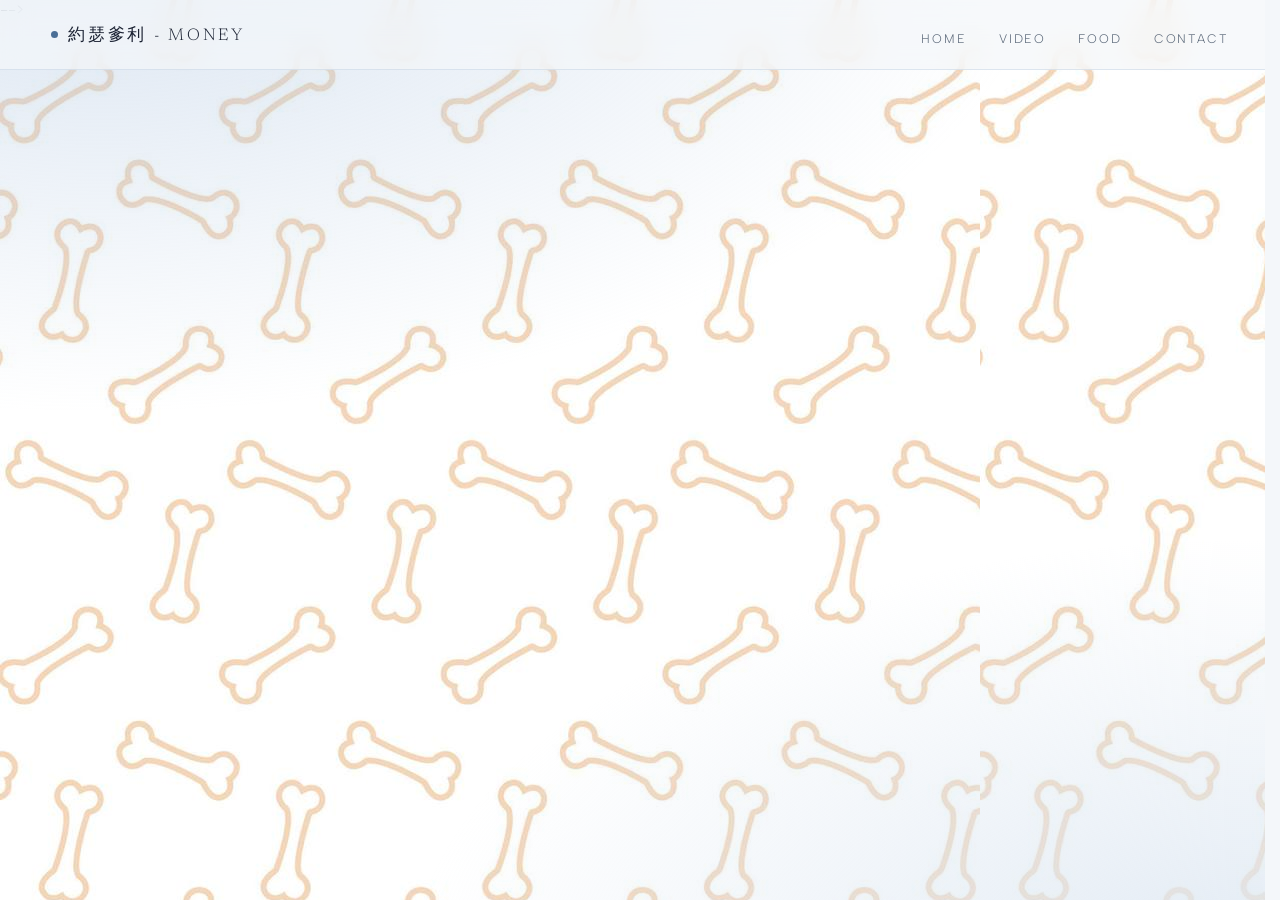
<file: video.html>
<!DOCTYPE html>

-->
<html lang="en">

<head>
    <meta charset="UTF-8">
    <meta name="viewport" content="width=device-width, initial-scale=1">
    <title>HELIX DRIFT // Aerial archive of Hong Kong</title>
    <meta name="description"
        content="HELIX DRIFT, a nine year aerial and rooftop photographic archive of Hong Kong, wound on a single spool.">
    <link rel="preconnect" href="https://fonts.googleapis.com">
    <link rel="preconnect" href="https://fonts.gstatic.com" crossorigin>
    <link
        href="https://fonts.googleapis.com/css2?family=Albert+Sans:wght@200;300;400;500&family=Newsreader:ital,opsz,wght@0,6..72,200;0,6..72,300;0,6..72,400;1,6..72,300&display=swap"
        rel="stylesheet">
    <link rel="stylesheet" href="style.css">

   <style>
        /* Container that forces the 2x2 layout */
        .video-grid {
            display: grid;
            grid-template-columns: repeat(2, 1fr);
            /* 2 equal columns */
            gap: 20px;
            /* Space between videos */
            max-width: 1200px;
            /* Max layout width */
            margin: 0 auto;
            /* Center on screen */
            padding: 20px;
        }

        /* Responsive wrapper to maintain 16:9 widescreen ratio */
        .video-container {
            position: relative;
            width: 100%;
            padding-bottom: 56.25%;
            /* 16:9 Aspect Ratio (9 / 16 = 0.5625) */
            height: 0;
        }

        /* Makes the actual iframe stretch completely inside the wrapper */
        .video-container iframe {
            position: absolute;
            top: 0;
            left: 0;
            width: 100%;
            height: 100%;
            border: 0;
        }

        /* Optional: Stack videos into 1 column on small mobile screens */
        @media (max-width: 600px) {
            .video-grid {
                grid-template-columns: 1fr;
            }
        }
    </style>


</head>

<body class="mac-bg"
    style="margin: 0; background-image: url('images/bone.jpg'); background-repeat: repeat; background-attachment: fixed;">
    <header class="bar">
        <a class="brand" href="index.html"><i></i>約瑟爹利 - Money</a>
        <nav class="nav">
            <a href="index.html">Home
                <svg class="wv" viewBox="0 0 10 6" aria-hidden="true">
                    <path d="M1 1 L5 5 L9 1" />
                </svg>
            </a>
            <a href="video.html">Video
                <svg class="wv" viewBox="0 0 10 6" aria-hidden="true">
                    <path d="M1 1 L5 5 L9 1" />
                </svg>
            </a>
            <a href="food.html">Food
                <svg class="wv" viewBox="0 0 10 6" aria-hidden="true">
                    <path d="M1 1 L5 5 L9 1" />
                </svg>
            </a>
            <a href="contact.html">Contact
                <svg class="wv" viewBox="0 0 10 6" aria-hidden="true">
                    <path d="M1 1 L5 5 L9 1" />
                </svg>
            </a>

        </nav>





        <button class="burger" id="burger" aria-label="Open menu" aria-expanded="false" aria-controls="drawer">
            <span></span><span></span><span></span>
        </button>
    </header>
    <nav class="drawer" id="drawer">
        <a href="index.html">Home
            <svg class="wv" viewBox="0 0 10 6" aria-hidden="true">
                <path d="M1 1 L5 5 L9 1" />
            </svg>
        </a>
        <a href="video.html">Video
            <svg class="wv" viewBox="0 0 10 6" aria-hidden="true">
                <path d="M1 1 L5 5 L9 1" />
            </svg>
        </a>
        <a href="food.html">Food
            <svg class="wv" viewBox="0 0 10 6" aria-hidden="true">
                <path d="M1 1 L5 5 L9 1" />
            </svg>
        </a>
        <a href="contact.html">Contact
            <svg class="wv" viewBox="0 0 10 6" aria-hidden="true">
                <path d="M1 1 L5 5 L9 1" />
            </svg>
        </a>




    </nav>
    <main>
        <br><br><br><br>

        <div class="video-grid">
            <!-- Video 1 -->
            <div class="video-container">
                <iframe width="560" height="315" src="https://www.youtube.com/embed/8amMUfH7ijE?si=s3gBQ2m8UMxEEbP_"
                    title="YouTube video player" frameborder="0"
                    allow="accelerometer; autoplay; clipboard-write; encrypted-media; gyroscope; picture-in-picture; web-share"
                    referrerpolicy="strict-origin-when-cross-origin" allowfullscreen></iframe>
            </div>

            <!-- Video 2 -->
            <div class="video-container">
                <iframe width="560" height="315" src="https://www.youtube.com/embed/UBad5ogQwWA?si=yBMoO_7QI_dn0ieI"
                    title="YouTube video player" frameborder="0"
                    allow="accelerometer; autoplay; clipboard-write; encrypted-media; gyroscope; picture-in-picture; web-share"
                    referrerpolicy="strict-origin-when-cross-origin" allowfullscreen></iframe>
            </div>

            <!-- Video 3 -->
            <div class="video-container">
                <iframe width="560" height="315" src="https://www.youtube.com/embed/mTBzXOFzpww?si=hvxah5eDL4SNmlCd"
                    title="YouTube video player" frameborder="0"
                    allow="accelerometer; autoplay; clipboard-write; encrypted-media; gyroscope; picture-in-picture; web-share"
                    referrerpolicy="strict-origin-when-cross-origin" allowfullscreen></iframe>
            </div>

            <!-- Video 4 -->
            <div class="video-container">
                <iframe width="560" height="315" src="https://www.youtube.com/embed/H4S-DMo4Vv0?si=U67qwMAnbQW09FNY"
                    title="YouTube video player" frameborder="0"
                    allow="accelerometer; autoplay; clipboard-write; encrypted-media; gyroscope; picture-in-picture; web-share"
                    referrerpolicy="strict-origin-when-cross-origin" allowfullscreen></iframe>
            </div>
        </div>




    </main>
<script>
document.addEventListener('DOMContentLoaded', () => {
    const burgerBtn = document.querySelector('.burger');
    const drawer = document.querySelector('.drawer');
    const body = document.body;

    if (burgerBtn && drawer) {
        burgerBtn.addEventListener('click', () => {
            // 切換按鈕的展開狀態 (true / false) 觸發 X 動畫
            const isExpanded = burgerBtn.getAttribute('aria-expanded') === 'true';
            burgerBtn.setAttribute('aria-expanded', !isExpanded);

            // 切換手機版選單的顯示狀態
            drawer.classList.toggle('open');

            // 切換 body 鎖定滾動狀態
            body.classList.toggle('lock');
        });
    }
});

</script>
</body>

</html>
</file>
<file: style.css>
/*
  Helix Drift Template
  https://templatemo.com/tm-630-helix-drift
*/

:root {
    --canvas: #F4F7FA;
    --sunk: #DDE7F2;
    --pastel: #B9CDE5;
    --pastel-deep: #96B1D0;
    --ink: #1B2233;
    --ink-2: #5B6879;
    --ink-3: #93A0B2;
    --accent: #4A6E96;

    --bar: 70px;
    --plate-w: min(46vw, 620px);

    --rx: 600;
    --ry: 54;
    --coil: 0.9;
    --fall: 0.52;

    --ease: cubic-bezier(.22, 1, .36, 1);
    --dur: .6s;
}

* {
    box-sizing: border-box;
    margin: 0;
    padding: 0
}

html {
    -webkit-text-size-adjust: 100%;
    scroll-behavior: smooth;
    scroll-padding-top: calc(var(--bar) + 18px);
    scrollbar-gutter: stable;
}

body {
    min-height: 100vh;
    background: var(--canvas);
    color: var(--ink);
    font-family: 'Albert Sans', system-ui, sans-serif;
    font-weight: 300;
    overflow-x: hidden;
    position: relative;
}

/* ambient washes */
body::before {
    content: "";
    position: fixed;
    inset: 0;
    z-index: 0;
    pointer-events: none;
    background:
        radial-gradient(120vw 90vh at 8% -10%, rgba(185, 205, 229, .55), transparent 62%),
        radial-gradient(110vw 80vh at 98% 108%, rgba(221, 231, 242, .85), transparent 60%);
}

/* grid + grain */
body::after {
    content: "";
    position: fixed;
    inset: 0;
    z-index: 0;
    pointer-events: none;
    background-image:
        url("data:image/svg+xml;utf8,<svg xmlns='http://www.w3.org/2000/svg' width='320' height='320'><filter id='n'><feTurbulence type='fractalNoise' baseFrequency='0.34' numOctaves='2' stitchTiles='stitch'/></filter><rect width='320' height='320' filter='url(%23n)' opacity='0.10'/></svg>"),
        linear-gradient(to right, rgba(150, 177, 208, .30) 1px, transparent 1px),
        linear-gradient(to bottom, rgba(150, 177, 208, .30) 1px, transparent 1px);
    background-size: 320px 320px, 72px 72px, 72px 72px;
    mix-blend-mode: overlay;
    opacity: .5;
    -webkit-mask-image: radial-gradient(80vw 80vh at 50% 42%, #000 20%, transparent 82%);
    mask-image: radial-gradient(80vw 80vh at 50% 42%, #000 20%, transparent 82%);
}

.wrap {
    position: relative;
    z-index: 1
}

/* ---------- bar ---------- */
.bar {
    position: fixed;
    top: 0;
    left: 0;
    right: 0;
    height: var(--bar);
    z-index: 60;
    display: flex;
    align-items: center;
    justify-content: space-between;
    padding: 0 clamp(18px, 4vw, 54px);
    background: rgba(244, 247, 250, .72);
    backdrop-filter: blur(14px) saturate(120%);
    -webkit-backdrop-filter: blur(14px) saturate(120%);
    border-bottom: 1px solid rgba(150, 177, 208, .28);
}

.brand {
    font-family: 'Newsreader', serif;
    font-weight: 300;
    font-size: 1.06rem;
    letter-spacing: .16em;
    text-transform: uppercase;
    color: var(--ink);
    display: flex;
    align-items: center;
    gap: .62rem;
    text-decoration: none;
}

.brand i {
    width: 7px;
    height: 7px;
    border-radius: 50%;
    background: var(--accent);
    display: block;
    flex: 0 0 auto;
}

.nav {
    display: flex;
    gap: 2rem;
    align-items: center
}

.nav a {
    position: relative;
    color: var(--ink-2);
    text-decoration: none;
    font-size: .78rem;
    letter-spacing: .15em;
    text-transform: uppercase;
    font-weight: 300;
    padding: 14px 0 6px;
}

/* hover drops a chevron in from above the label */
.nav a,
.drawer a {
    transition: color .34s var(--ease)
}

.nav a:hover,
.nav a:focus-visible,
.drawer a:hover,
.drawer a:focus-visible {
    color: var(--accent)
}

.wv {
    position: absolute;
    left: 50%;
    top: 2px;
    width: 10px;
    height: 6px;
    overflow: visible;
    pointer-events: none;
    opacity: 0;
    transform: translate(-50%, -7px);
    transition: opacity .3s var(--ease), transform .42s var(--ease);
}

.wv path {
    fill: none;
    stroke: var(--accent);
    stroke-width: 1;
    stroke-linecap: round;
    stroke-linejoin: round;
}

.nav a:hover .wv,
.nav a:focus-visible .wv {
    opacity: 1;
    transform: translate(-50%, 0)
}

.drawer a {
    position: relative;
    padding: .95rem 0 .85rem
}

.drawer a .wv {
    left: 0;
    top: 2px;
    bottom: auto;
    transform: translate(0, -7px)
}

.drawer a:hover .wv,
.drawer a:focus-visible .wv {
    opacity: 1;
    transform: translate(0, 0)
}

.burger {
    display: none;
    width: 40px;
    height: 40px;
    border: 1px solid rgba(150, 177, 208, .5);
    background: transparent;
    border-radius: 2px;
    cursor: pointer;
    align-items: center;
    justify-content: center;
    flex-direction: column;
    gap: 5px;
}

.burger span {
    display: block;
    width: 16px;
    height: 1px;
    background: var(--ink);
    transition: transform .3s var(--ease), opacity .3s
}

.burger[aria-expanded="true"] span:nth-child(1) {
    transform: translateY(3px) rotate(45deg)
}

.burger[aria-expanded="true"] span:nth-child(2) {
    opacity: 0
}

.burger[aria-expanded="true"] span:nth-child(3) {
    transform: translateY(-3px) rotate(-45deg)
}

/* drawer is a SIBLING of .bar, never a child */
.drawer {
    position: fixed;
    top: var(--bar);
    left: 0;
    right: 0;
    z-index: 55;
    height: calc(100dvh - var(--bar));
    padding: 1.9rem clamp(18px, 5vw, 40px) 80px;
    background: var(--canvas);
    overflow-y: auto;
    overscroll-behavior: contain;
    display: flex;
    flex-direction: column;
    gap: .9rem;
    transform: translateY(-12px);
    opacity: 0;
    visibility: hidden;
    pointer-events: none;
    transition: opacity .32s var(--ease), transform .32s var(--ease), visibility .32s;
}

.drawer.open {
    transform: none;
    opacity: 1;
    visibility: visible;
    pointer-events: auto
}

/* page behind the open drawer stops scrolling, so only one scrollbar is ever live */
body.lock {
    overflow: hidden
}

/* the spool controls slide off to their own side once the stage is scrolled past */
body.away .transport {
    transform: translateX(calc(-100% - 30px));
    opacity: 0;
    pointer-events: none
}

body.away .fab,
body.away .panel {
    transform: translateX(calc(100% + 30px));
    opacity: 0;
    pointer-events: none
}

body.lock .transport,
body.lock .fab {
    opacity: 0;
    pointer-events: none;
    transform: translateY(8px);
}

.drawer a {
    color: var(--ink);
    text-decoration: none;
    font-family: 'Newsreader', serif;
    font-size: 1.15rem;
    font-weight: 300;
    letter-spacing: .01em;
    border-bottom: 1px solid rgba(150, 177, 208, .3);
}

/* ---------- stage ---------- */
.stage-shell {
    padding-top: var(--bar)
}

.stage {
    position: relative;
    height: min(62vh, 560px);
    min-height: 340px;
    perspective: 1400px;
    touch-action: pan-y;
    cursor: grab;
    overflow: hidden;
    min-width: 0;
}

.stage.grabbing {
    cursor: grabbing
}

.plate {
    position: absolute;
    left: 50%;
    top: 50%;
    display: block;
    width: var(--plate-w);
    aspect-ratio: 16/10;
    padding: 0;
    border: 0;
    background: transparent;
    border-radius: 3px;
    cursor: pointer;
    -webkit-user-drag: none;
    user-select: none;
    transform-style: preserve-3d;
    backface-visibility: hidden;
    /* promoted once at parse time, never toggled, toggling is what flashes on mobile */
    will-change: transform, opacity;
}

.plate>* {
    pointer-events: none
}

.plate-media {
    position: absolute;
    inset: 0;
    border-radius: 3px;
    overflow: hidden;
    background-color: var(--sunk);
    background-size: cover;
    background-position: center;
    box-shadow: 0 22px 46px -20px rgba(27, 34, 51, .42), 0 2px 6px rgba(27, 34, 51, .08);
}

.plate-media::after {
    content: "";
    position: absolute;
    inset: 0;
    box-shadow: inset 0 0 0 1px rgba(255, 255, 255, .42);
    border-radius: 3px;
}

.plate-no {
    position: absolute;
    left: 0;
    bottom: -30px;
    font-family: 'Newsreader', serif;
    font-style: italic;
    font-weight: 300;
    font-size: .9rem;
    color: var(--ink-3);
    letter-spacing: .04em;
    opacity: 0;
    transition: opacity .3s;
}

.plate.is-centre .plate-no {
    opacity: 1
}

.plate.press .plate-media {
    transform: scale(.988);
    transition: transform .14s var(--ease)
}

.plate:focus-visible {
    outline: 2px solid var(--accent);
    outline-offset: 6px
}

/* the real copy lives here in the markup, the caption block reads it out */
.plate-info {
    position: absolute;
    width: 1px;
    height: 1px;
    overflow: hidden;
    clip-path: inset(50%);
    white-space: nowrap;
}

/* ---------- caption ---------- */
.caption {
    max-width: 620px;
    min-height: 96px;
    margin: 1.9rem auto 0;
    padding: 0 clamp(18px, 5vw, 24px);
    transition: opacity .22s var(--ease), transform .22s var(--ease);
}

.caption.swap {
    opacity: 0;
    transform: translateY(6px)
}

.cap-head {
    display: flex;
    align-items: baseline;
    gap: .9rem;
    margin-bottom: .5rem
}

.cap-no {
    font-family: 'Newsreader', serif;
    font-style: italic;
    font-weight: 300;
    font-size: 1.15rem;
    color: var(--accent)
}

.cap-rule {
    flex: 0 0 34px;
    height: 1px;
    background: var(--pastel);
    transform: translateY(-4px)
}

.cap-title {
    font-family: 'Newsreader', serif;
    font-weight: 300;
    font-size: 1.5rem;
    letter-spacing: -.02em;
    line-height: 1.2
}

.cap-desc {
    font-size: .94rem;
    line-height: 1.62;
    color: var(--ink-2);
    font-weight: 300;
    max-width: 56ch
}

.cap-meta {
    margin-top: .7rem;
    font-size: .7rem;
    letter-spacing: .16em;
    text-transform: uppercase;
    color: var(--ink-3);
    display: flex;
    flex-wrap: wrap;
    gap: .4rem 1.1rem;
}

/* ---------- scrub ---------- */
.scrub-shell {
    margin: 1.9rem auto 0;
    width: 340px;
    max-width: calc(100vw - 44px);
    min-width: 0;
}

.scrub {
    position: relative;
    height: 26px;
    display: flex;
    align-items: center;
    touch-action: none;
    cursor: pointer;
}

.scrub:focus-visible {
    outline: 2px solid var(--accent);
    outline-offset: 6px;
    border-radius: 4px
}

.scrub-track {
    position: absolute;
    left: 0;
    right: 0;
    height: 4px;
    border-radius: 2px;
    background: var(--sunk);
    box-shadow: inset 0 1px 2px rgba(90, 110, 145, .22), inset 0 -1px 0 rgba(255, 255, 255, .9);
}

.scrub-fill {
    position: absolute;
    left: 0;
    height: 4px;
    border-radius: 2px;
    background: var(--pastel-deep);
    width: 0;
}

.scrub-ticks {
    position: absolute;
    left: 0;
    right: 0;
    height: 26px;
    pointer-events: none
}

.tick {
    position: absolute;
    top: 50%;
    width: 1px;
    height: 9px;
    margin-top: -4.5px;
    background: var(--pastel);
    transition: height .3s var(--ease), background .3s, margin-top .3s var(--ease);
}

.tick.on {
    height: 13px;
    margin-top: -6.5px;
    background: var(--accent)
}

.thumb {
    position: absolute;
    top: 50%;
    width: 34px;
    height: 14px;
    margin-top: -7px;
    margin-left: -17px;
    border-radius: 7px;
    background: #fff;
    border: 1px solid var(--pastel);
    box-shadow: 0 3px 8px rgba(90, 110, 145, .28);
    display: flex;
    align-items: center;
    justify-content: center;
    gap: 3px;
    pointer-events: none;
}

.thumb i {
    width: 1px;
    height: 6px;
    background: var(--pastel-deep);
    display: block
}

.scrub-label {
    margin-top: .7rem;
    text-align: center;
    font-size: .7rem;
    letter-spacing: .18em;
    color: var(--ink-3);
    font-variant-numeric: tabular-nums;
}

/* ---------- footer ---------- */
.foot {
    margin-top: clamp(48px, 8vh, 96px);
    background: var(--sunk);
    border-top: 1px solid rgba(150, 177, 208, .4);
    padding: 2.4rem clamp(18px, 5vw, 54px);
    display: flex;
    flex-wrap: wrap;
    gap: 1rem;
    justify-content: space-between;
    align-items: center;
    font-size: .78rem;
    color: var(--ink-2);
}

.foot a {
    color: var(--accent);
    text-decoration: none;
    border-bottom: 1px solid rgba(74, 110, 150, .35)
}

.foot a:hover {
    border-bottom-color: var(--accent)
}

/* ---------- coil control ---------- */
.fab {
    position: fixed;
    right: 20px;
    bottom: 20px;
    z-index: 70;
    width: 46px;
    height: 46px;
    border-radius: 50%;
    background: rgba(255, 255, 255, .86);
    border: 1px solid var(--pastel);
    backdrop-filter: blur(10px);
    -webkit-backdrop-filter: blur(10px);
    box-shadow: 0 6px 18px -6px rgba(27, 34, 51, .3);
    display: flex;
    align-items: center;
    justify-content: center;
    cursor: pointer;
    transition: opacity .3s var(--ease), transform .3s var(--ease);
}

.fab.gone {
    opacity: 0;
    transform: scale(.68);
    pointer-events: none
}

.fab:focus-visible {
    outline: 2px solid var(--accent);
    outline-offset: 3px
}

.panel {
    position: fixed;
    right: 20px;
    bottom: 20px;
    z-index: 71;
    width: min(308px, calc(100vw - 28px));
    padding: 1.15rem 1.15rem .95rem;
    border-radius: 8px;
    background: rgba(255, 255, 255, .82);
    backdrop-filter: blur(16px) saturate(124%);
    -webkit-backdrop-filter: blur(16px) saturate(124%);
    border: 1px solid rgba(255, 255, 255, .9);
    box-shadow: -6px -6px 16px rgba(255, 255, 255, .9), 6px 6px 20px rgba(150, 177, 208, .34);
    opacity: 0;
    visibility: hidden;
    transform: translateY(14px) scale(.97);
    pointer-events: none;
    transition: opacity .3s var(--ease), transform .3s var(--ease), visibility .3s;
}

.panel.open {
    opacity: 1;
    visibility: visible;
    transform: none;
    pointer-events: auto
}

.panel h2 {
    font-family: 'Newsreader', serif;
    font-weight: 300;
    font-size: .94rem;
    letter-spacing: .14em;
    text-transform: uppercase;
    color: var(--ink);
    margin-bottom: 1rem;
}

.slot {
    margin-bottom: .85rem
}

.slot label {
    display: flex;
    justify-content: space-between;
    font-size: .68rem;
    letter-spacing: .14em;
    text-transform: uppercase;
    color: var(--ink-3);
    margin-bottom: .45rem;
    font-variant-numeric: tabular-nums;
}

input[type=range] {
    -webkit-appearance: none;
    appearance: none;
    width: 100%;
    height: 16px;
    background: transparent;
    cursor: pointer;
}

input[type=range]::-webkit-slider-runnable-track {
    height: 4px;
    border-radius: 2px;
    background: linear-gradient(to right, var(--pastel-deep) 0 var(--fill, 50%), var(--sunk) var(--fill, 50%) 100%);
    box-shadow: inset 0 1px 2px rgba(90, 110, 145, .2);
}

input[type=range]::-moz-range-track {
    height: 4px;
    border-radius: 2px;
    background: linear-gradient(to right, var(--pastel-deep) 0 var(--fill, 50%), var(--sunk) var(--fill, 50%) 100%);
}

input[type=range]::-webkit-slider-thumb {
    -webkit-appearance: none;
    width: 15px;
    height: 15px;
    border-radius: 50%;
    background: #fff;
    border: 1px solid var(--pastel-deep);
    margin-top: -5.5px;
    box-shadow: 0 2px 5px rgba(90, 110, 145, .3);
}

input[type=range]::-moz-range-thumb {
    width: 15px;
    height: 15px;
    border-radius: 50%;
    border: 1px solid var(--pastel-deep);
    background: #fff;
    box-shadow: 0 2px 5px rgba(90, 110, 145, .3);
}

input[type=range]:focus-visible {
    outline: 2px solid var(--accent);
    outline-offset: 4px;
    border-radius: 4px
}

.panel-out {
    display: flex;
    align-items: center;
    gap: .7rem;
    margin-top: .9rem;
    padding-top: .75rem;
    border-top: 1px solid rgba(150, 177, 208, .35);
}

.state {
    font-size: .76rem;
    color: var(--ink-2);
    letter-spacing: .02em
}

.close {
    margin-left: auto;
    width: 36px;
    height: 36px;
    border-radius: 50%;
    border: 1px solid var(--pastel);
    background: rgba(255, 255, 255, .9);
    cursor: pointer;
    display: flex;
    align-items: center;
    justify-content: center;
    box-shadow: -3px -3px 8px rgba(255, 255, 255, .9), 3px 3px 8px rgba(150, 177, 208, .3);
    color: var(--ink-2);
    font-size: 1rem;
    line-height: 1;
}

.close:active {
    box-shadow: inset 2px 2px 5px rgba(150, 177, 208, .35)
}

.close:focus-visible {
    outline: 2px solid var(--accent);
    outline-offset: 3px
}


/* ---------- sheets ---------- */
.sheet {
    max-width: 620px;
    margin: clamp(52px, 9vh, 104px) auto 0;
    padding: 0 clamp(18px, 5vw, 24px);
}

.sheet-tag {
    display: block;
    font-size: .68rem;
    letter-spacing: .2em;
    text-transform: uppercase;
    color: var(--ink-3);
    margin-bottom: .9rem;
}

.sheet h2 {
    font-family: 'Newsreader', serif;
    font-weight: 300;
    font-size: clamp(1.5rem, 3.4vw, 2rem);
    letter-spacing: -.02em;
    line-height: 1.18;
    margin-bottom: 1rem;
}

.sheet p {
    font-size: .95rem;
    line-height: 1.75;
    color: var(--ink-2);
    margin-bottom: 1rem;
    max-width: 58ch
}

.facts {
    display: grid;
    grid-template-columns: repeat(2, 1fr);
    gap: 1px;
    margin-top: 1.6rem;
    background: rgba(150, 177, 208, .35);
    border: 1px solid rgba(150, 177, 208, .35);
    border-radius: 3px;
    overflow: hidden;
}

.facts>div {
    background: var(--canvas);
    padding: .95rem 1rem
}

.facts dt {
    font-size: .66rem;
    letter-spacing: .16em;
    text-transform: uppercase;
    color: var(--ink-3);
    margin-bottom: .35rem
}

.facts dd {
    font-family: 'Newsreader', serif;
    font-weight: 300;
    font-size: 1.15rem;
    color: var(--ink)
}

.lines {
    list-style: none;
    margin-top: 1.4rem;
    border-top: 1px solid rgba(150, 177, 208, .35)
}

.lines li {
    display: flex;
    flex-wrap: wrap;
    gap: .4rem 1.4rem;
    align-items: baseline;
    padding: .85rem 0;
    border-bottom: 1px solid rgba(150, 177, 208, .35);
}

.lines span {
    flex: 0 0 84px;
    font-size: .66rem;
    letter-spacing: .16em;
    text-transform: uppercase;
    color: var(--ink-3);
}

.lines a {
    color: var(--ink);
    text-decoration: none;
    border-bottom: 1px solid rgba(74, 110, 150, .3);
    font-size: .95rem
}

.lines a:hover {
    border-bottom-color: var(--accent);
    color: var(--accent)
}

/* ---------- transport ---------- */
.transport {
    position: fixed;
    left: 20px;
    bottom: 20px;
    z-index: 70;
    display: flex;
    align-items: center;
    gap: .65rem;
    padding: .45rem .7rem;
    border-radius: 8px;
    background: rgba(255, 255, 255, .86);
    border: 1px solid var(--pastel);
    backdrop-filter: blur(10px) saturate(120%);
    -webkit-backdrop-filter: blur(10px) saturate(120%);
    box-shadow: 0 6px 18px -6px rgba(27, 34, 51, .3);
    transition: opacity .28s var(--ease), transform .28s var(--ease);
}

.tp-btn {
    width: 34px;
    height: 34px;
    border-radius: 50%;
    flex: 0 0 auto;
    border: 1px solid var(--pastel);
    background: #fff;
    cursor: pointer;
    display: flex;
    align-items: center;
    justify-content: center;
    box-shadow: 0 2px 6px rgba(90, 110, 145, .22);
}

.tp-btn .ico-pause {
    display: none
}

.tp-btn.playing .ico-play {
    display: none
}

.tp-btn.playing .ico-pause {
    display: block
}

.tp-stack {
    display: flex;
    flex-direction: column;
    gap: 5px;
    width: 100px
}

.tp-line {
    position: relative;
    display: block;
    width: 100%;
    height: 3px;
    border-radius: 2px;
    overflow: hidden;
    background: var(--sunk);
    box-shadow: inset 0 1px 2px rgba(90, 110, 145, .2);
}

.tp-line i {
    position: absolute;
    left: 0;
    top: 0;
    bottom: 0;
    width: 0;
    background: var(--accent)
}

.tp-dur {
    display: flex;
    align-items: center;
    justify-content: space-between;
    width: 100%
}

.tp-step {
    width: 21px;
    height: 21px;
    border-radius: 50%;
    flex: 0 0 auto;
    border: 1px solid var(--pastel);
    background: #fff;
    color: var(--ink-2);
    font-size: .82rem;
    line-height: 1;
    cursor: pointer;
    display: flex;
    align-items: center;
    justify-content: center;
}

.tp-step[disabled] {
    opacity: .35;
    cursor: default
}

.tp-val {
    flex: 1 1 auto;
    text-align: center;
    font-size: .68rem;
    letter-spacing: .08em;
    color: var(--ink-3);
    font-variant-numeric: tabular-nums;
}

.tp-btn:focus-visible,
.tp-step:focus-visible {
    outline: 2px solid var(--accent);
    outline-offset: 3px
}

/* ---------- reveal ---------- */
.rv {
    opacity: 0;
    transform: translateY(16px);
    transition: opacity .7s var(--ease), transform .7s var(--ease)
}

.rv.in {
    opacity: 1;
    transform: none
}

/* ---------- responsive ---------- */
@media (max-width:900px) {

    /* fixed + mix-blend-mode repaints the whole layer on every scroll frame on mobile */
    body::before,
    body::after {
        position: absolute;
        mix-blend-mode: normal
    }

    body::after {
        opacity: .28
    }

    :root {
        --bar: 64px;
        --plate-w: min(74vw, 420px);
        --rx: 280;
    }

    .nav {
        display: none
    }

    .burger {
        display: flex
    }

    .bar {
        background: var(--canvas);
        backdrop-filter: none;
        -webkit-backdrop-filter: none
    }

    .stage {
        height: 48vh;
        min-height: 280px
    }

    .caption {
        margin-top: 1.4rem
    }
}

@media (max-width:560px) {
    
    .nav {
        display: none !important; /* 隱藏桌面版導覽連連結 */
    }

    .burger {
        display: flex !important; /* 只在手機版顯示漢堡按鈕 */
    }
    
    
    :root {
        --plate-w: min(80vw, 360px);
        --rx: 200;
    }

    .cap-title {
        font-size: 1.28rem
    }

    .facts {
        grid-template-columns: 1fr
    }

    .transport {
        left: 14px;
        bottom: 14px;
        gap: .55rem;
        padding: .4rem .55rem
    }

    .tp-stack {
        width: 78px
    }

    .fab {
        right: 16px;
        bottom: 16px;
        width: 42px;
        height: 42px
    }

    .panel {
        right: 14px;
        bottom: 14px
    }
}

@media (prefers-reduced-motion:reduce) {
    html {
        scroll-behavior: auto
    }

    *,
    *::before,
    *::after {
        animation-duration: .001ms !important;
        transition-duration: .001ms !important
    }

    .rv {
        opacity: 1;
        transform: none
    }
}
</file>
